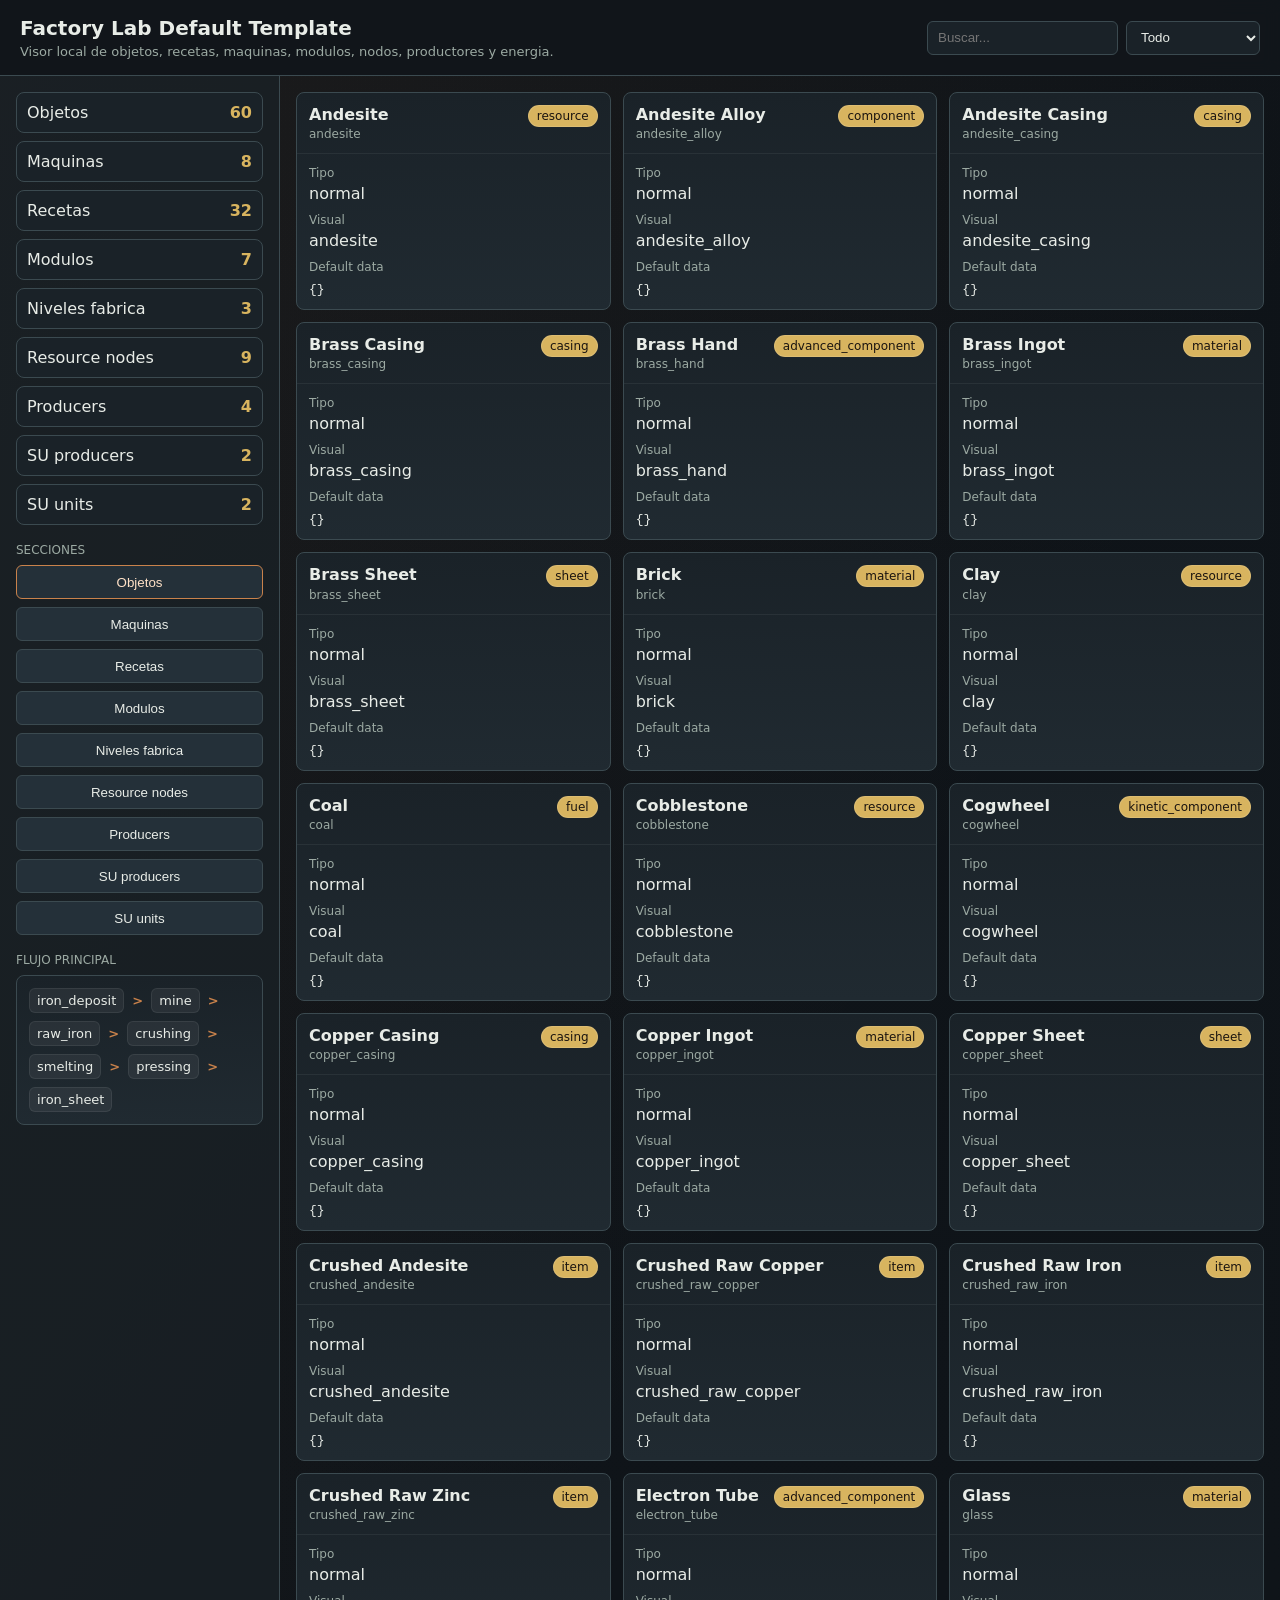
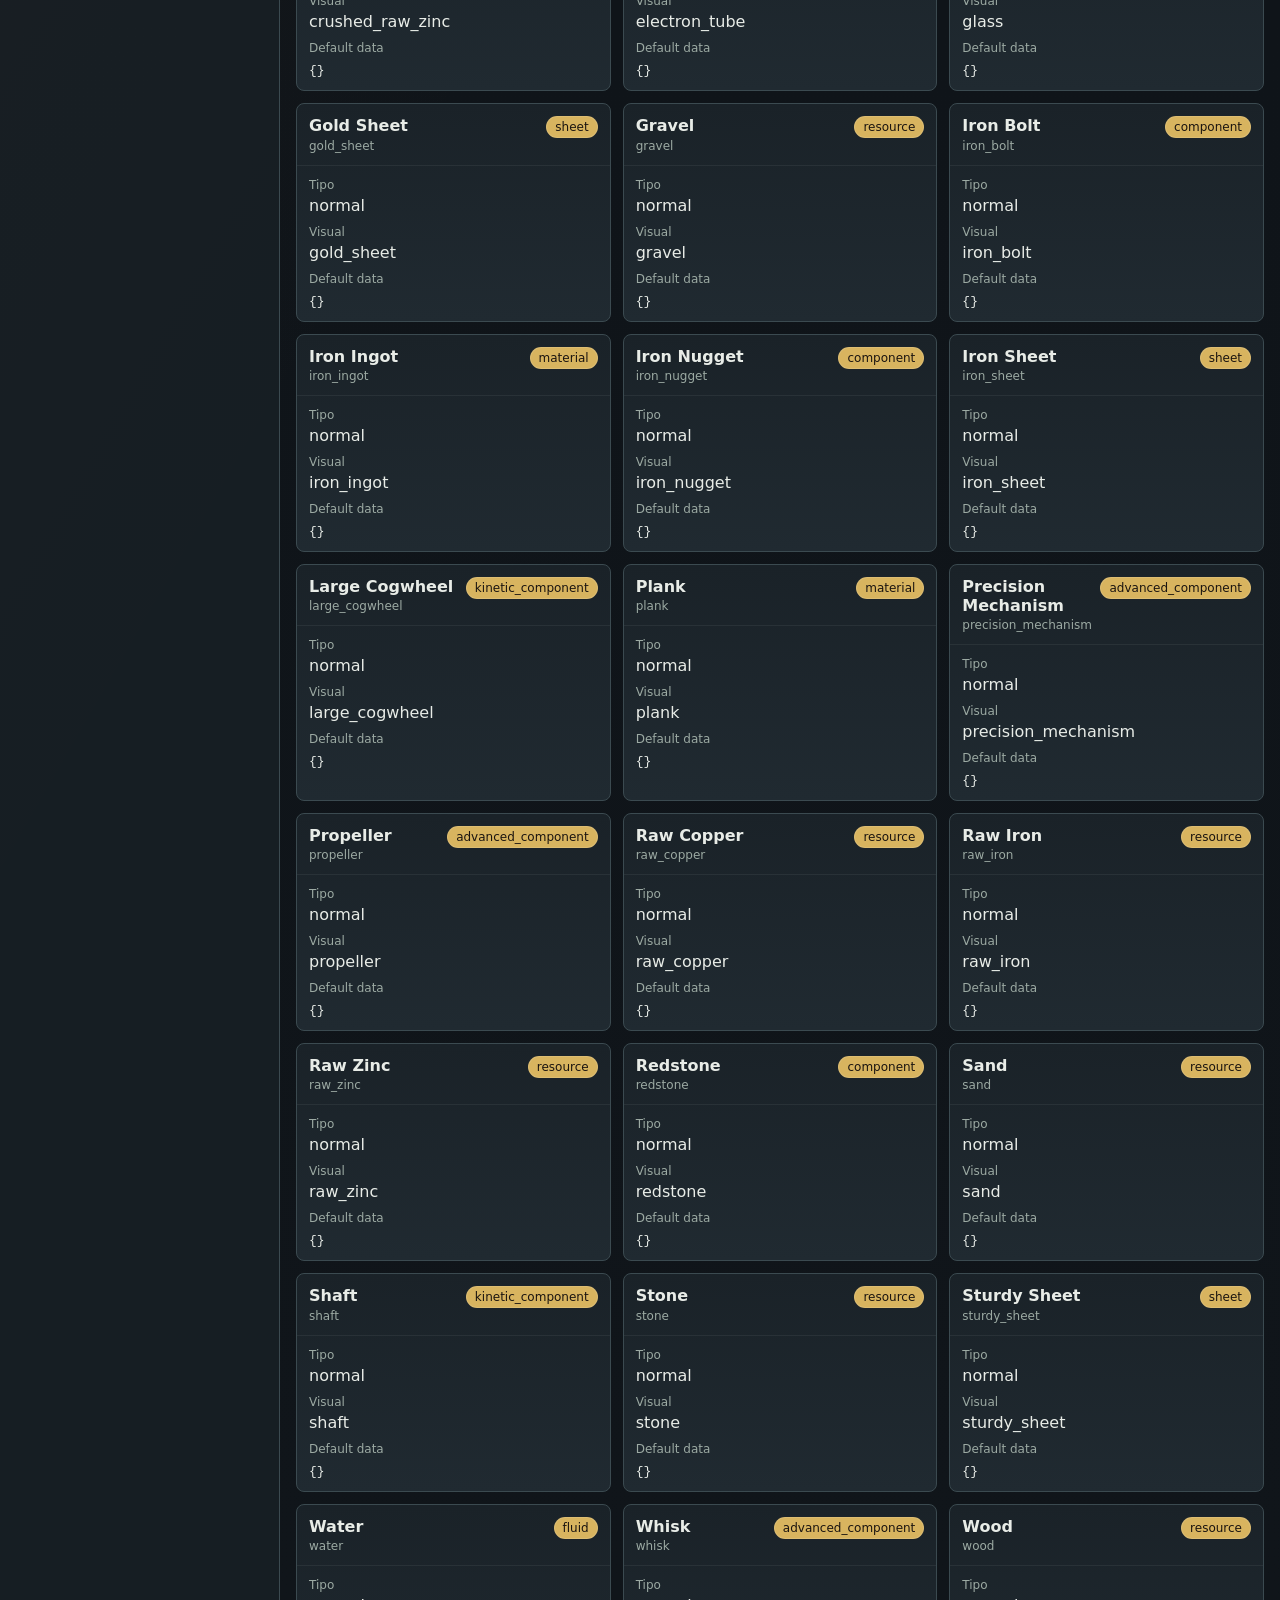
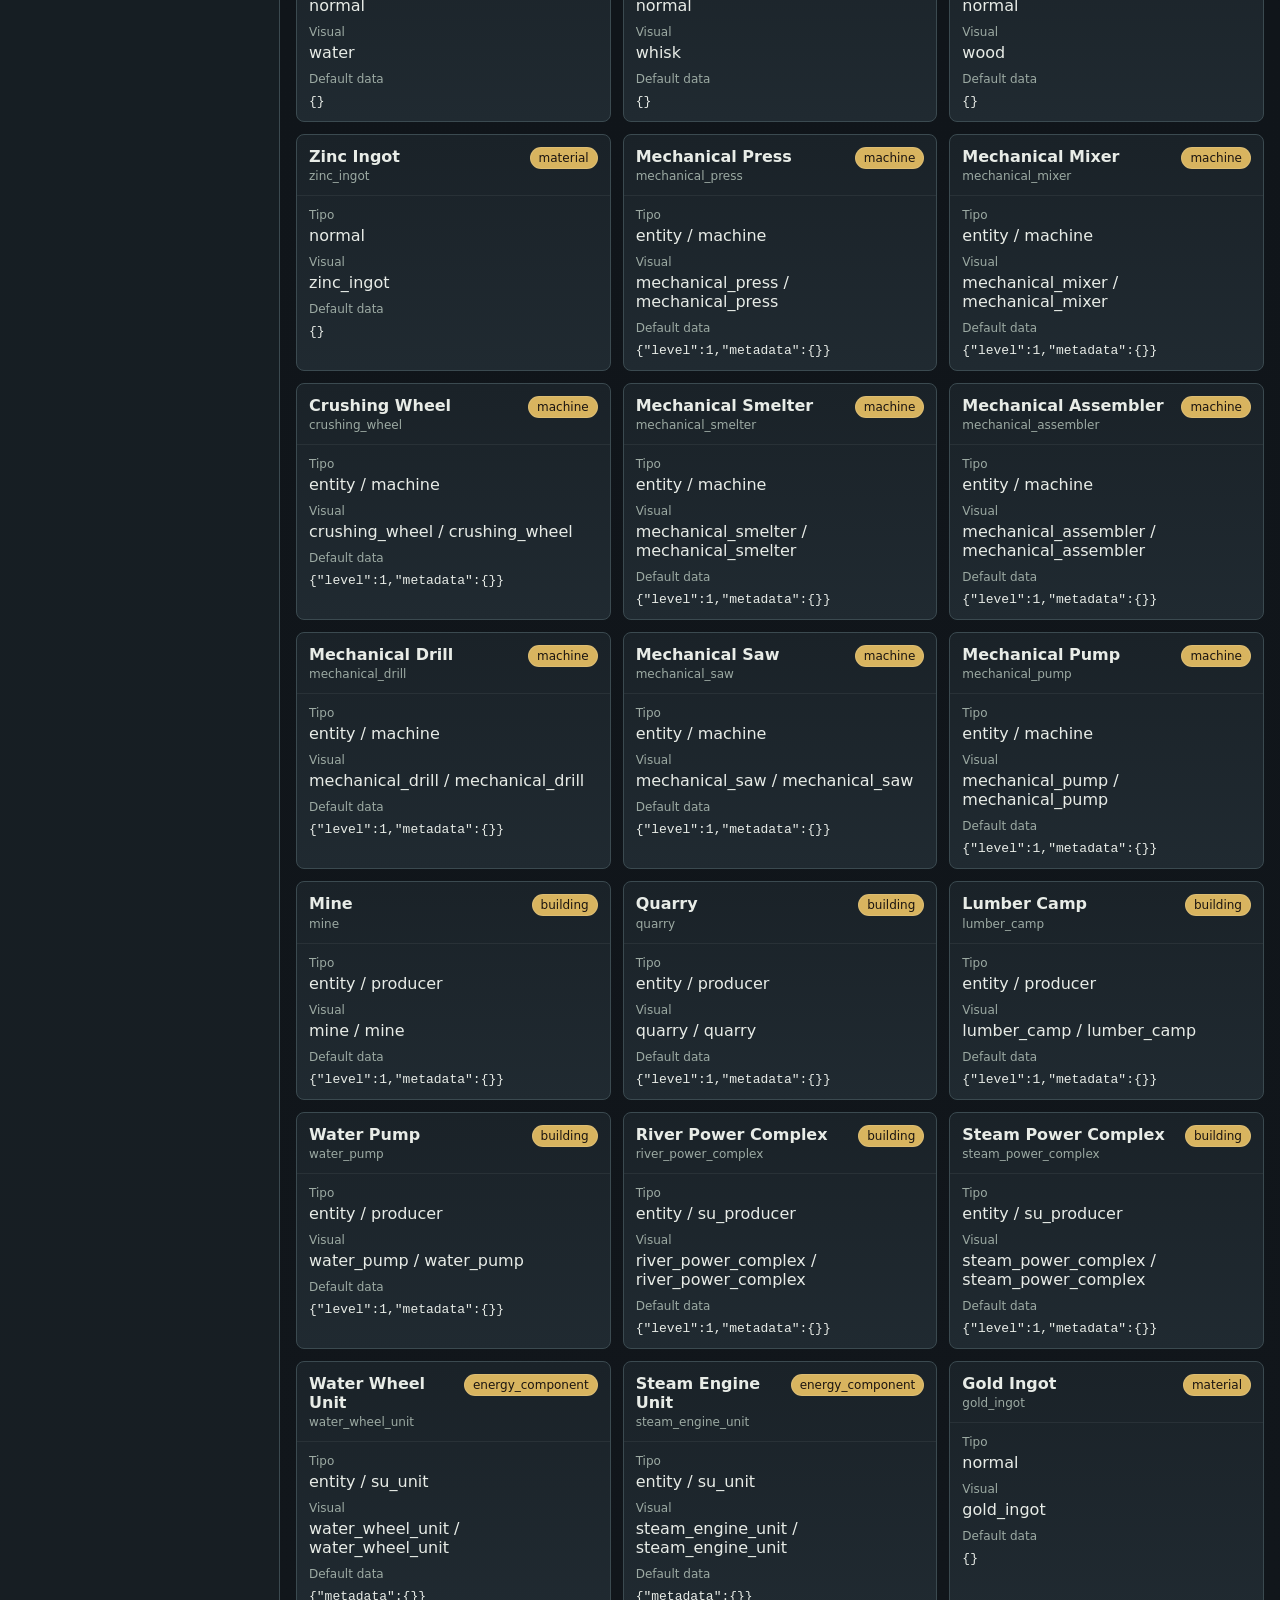
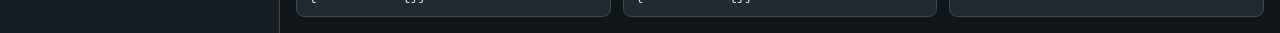
<file: backend/templates/default/viewer.html>
<!doctype html>
<html lang="es">
<head>
  <meta charset="utf-8" />
  <meta name="viewport" content="width=device-width, initial-scale=1" />
  <title>Factory Lab Default Template</title>
  <style>
    :root {
      color-scheme: dark;
      --bg: #11161b;
      --panel: #1a2228;
      --panel-2: #202a31;
      --line: #3b4a50;
      --text: #e8ece7;
      --muted: #9caaa3;
      --copper: #c9824b;
      --brass: #d8b45f;
      --andesite: #7f8b86;
      --good: #79c98d;
      --bad: #df806f;
      --radius: 8px;
    }

    * { box-sizing: border-box; }
    body {
      margin: 0;
      font-family: Inter, Segoe UI, system-ui, sans-serif;
      background:
        linear-gradient(120deg, rgba(201, 130, 75, 0.08), transparent 36%),
        linear-gradient(180deg, #0e1318, var(--bg));
      color: var(--text);
    }

    header {
      position: sticky;
      top: 0;
      z-index: 5;
      display: grid;
      grid-template-columns: 1fr auto;
      gap: 16px;
      align-items: center;
      padding: 16px 20px;
      background: rgba(17, 22, 27, 0.94);
      border-bottom: 1px solid var(--line);
      backdrop-filter: blur(8px);
    }

    h1 {
      margin: 0;
      font-size: 20px;
      letter-spacing: 0;
    }

    .sub {
      margin-top: 4px;
      color: var(--muted);
      font-size: 13px;
    }

    .toolbar {
      display: flex;
      gap: 8px;
      align-items: center;
      flex-wrap: wrap;
      justify-content: flex-end;
    }

    input, select, button {
      min-height: 34px;
      border: 1px solid var(--line);
      border-radius: 6px;
      background: var(--panel);
      color: var(--text);
      padding: 0 10px;
    }

    button {
      cursor: pointer;
      background: #243039;
    }

    button.active {
      border-color: var(--copper);
      color: #ffe1c7;
    }

    main {
      display: grid;
      grid-template-columns: 280px 1fr;
      min-height: calc(100vh - 73px);
    }

    aside {
      border-right: 1px solid var(--line);
      background: rgba(26, 34, 40, 0.72);
      padding: 16px;
      overflow: auto;
    }

    .content {
      padding: 16px;
      overflow: auto;
    }

    .stats {
      display: grid;
      gap: 8px;
      margin-bottom: 16px;
    }

    .stat {
      display: flex;
      justify-content: space-between;
      align-items: center;
      padding: 10px;
      border: 1px solid var(--line);
      border-radius: var(--radius);
      background: var(--panel);
    }

    .stat strong { color: var(--brass); }

    .tabs {
      display: grid;
      gap: 8px;
    }

    .section-title {
      margin: 18px 0 8px;
      color: var(--muted);
      font-size: 12px;
      text-transform: uppercase;
    }

    .grid {
      display: grid;
      grid-template-columns: repeat(auto-fill, minmax(250px, 1fr));
      gap: 12px;
    }

    .card {
      border: 1px solid var(--line);
      border-radius: var(--radius);
      background: linear-gradient(180deg, var(--panel), var(--panel-2));
      overflow: hidden;
    }

    .card-head {
      display: grid;
      grid-template-columns: 1fr auto;
      gap: 8px;
      padding: 12px;
      border-bottom: 1px solid rgba(255,255,255,0.06);
    }

    .name {
      font-weight: 700;
      line-height: 1.2;
    }

    .id {
      color: var(--muted);
      font-size: 12px;
      margin-top: 3px;
      word-break: break-word;
    }

    .badge {
      align-self: start;
      border: 1px solid rgba(255,255,255,0.12);
      border-radius: 999px;
      padding: 3px 8px;
      color: #1a1410;
      background: var(--brass);
      font-size: 12px;
      white-space: nowrap;
    }

    .badge.machine { background: #9aa9b0; }
    .badge.recipe { background: #d48a55; }
    .badge.energy { background: #79b8c9; }
    .badge.producer { background: #9ac17c; }
    .badge.node { background: #b79b70; }

    .card-body {
      padding: 12px;
      display: grid;
      gap: 10px;
    }

    .kv {
      display: grid;
      gap: 4px;
    }

    .label {
      color: var(--muted);
      font-size: 12px;
    }

    .chips {
      display: flex;
      flex-wrap: wrap;
      gap: 5px;
    }

    .chip {
      border: 1px solid rgba(255,255,255,0.08);
      border-radius: 999px;
      background: rgba(255,255,255,0.05);
      padding: 3px 7px;
      font-size: 12px;
      color: #d8dfda;
    }

    .flow {
      display: flex;
      gap: 8px;
      align-items: center;
      flex-wrap: wrap;
      font-size: 13px;
    }

    .flow span {
      padding: 4px 7px;
      border-radius: 6px;
      background: rgba(255,255,255,0.06);
      border: 1px solid rgba(255,255,255,0.07);
    }

    .arrow { color: var(--copper); }
    .empty { color: var(--muted); }
    .error {
      border: 1px solid rgba(223, 128, 111, 0.45);
      background: rgba(223, 128, 111, 0.12);
      color: #ffd1c9;
      padding: 12px;
      border-radius: var(--radius);
      margin-bottom: 16px;
    }

    @media (max-width: 860px) {
      header, main { display: block; }
      aside { border-right: 0; border-bottom: 1px solid var(--line); }
      .toolbar { justify-content: flex-start; margin-top: 12px; }
    }
  </style>
</head>
<body>
  <header>
    <div>
      <h1>Factory Lab Default Template</h1>
      <div class="sub">Visor local de objetos, recetas, maquinas, modulos, nodos, productores y energia.</div>
    </div>
    <div class="toolbar">
      <input id="search" type="search" placeholder="Buscar..." />
      <select id="category">
        <option value="all">Todo</option>
        <option value="normal">Items normales</option>
        <option value="entity">Entidades</option>
      </select>
    </div>
  </header>

  <main>
    <aside>
      <div class="stats" id="stats"></div>
      <div class="section-title">Secciones</div>
      <div class="tabs" id="tabs"></div>
      <div class="section-title">Flujo principal</div>
      <div class="card">
        <div class="card-body">
          <div class="flow">
            <span>iron_deposit</span><b class="arrow">></b><span>mine</span><b class="arrow">></b><span>raw_iron</span><b class="arrow">></b><span>crushing</span><b class="arrow">></b><span>smelting</span><b class="arrow">></b><span>pressing</span><b class="arrow">></b><span>iron_sheet</span>
          </div>
        </div>
      </div>
    </aside>

    <section class="content">
      <div id="error"></div>
      <div class="grid" id="cards"></div>
    </section>
  </main>

  <script>
    const files = {
      objects: "objects.json",
      machines: "machines.json",
      recipes: "recipes.json",
      modules: "modules.json",
      factory_levels: "factory_levels.json",
      resource_nodes: "resource_nodes.json",
      producers: "producers.json",
      su_producers: "su_producers.json",
      su_units: "su_units.json"
    };

    const labels = {
      objects: "Objetos",
      machines: "Maquinas",
      recipes: "Recetas",
      modules: "Modulos",
      factory_levels: "Niveles fabrica",
      resource_nodes: "Resource nodes",
      producers: "Producers",
      su_producers: "SU producers",
      su_units: "SU units"
    };

    let data = {};
    let active = "objects";

    const $ = (id) => document.getElementById(id);

    function list(section) {
      return Object.values(data[section] || {});
    }

    function chipList(items) {
      if (!items || items.length === 0) return `<span class="empty">none</span>`;
      return `<div class="chips">${items.map(item => `<span class="chip">${escapeHtml(String(item))}</span>`).join("")}</div>`;
    }

    function kv(label, value) {
      if (value === undefined || value === null || value === "" || value === false) return "";
      return `<div class="kv"><div class="label">${label}</div><div>${value}</div></div>`;
    }

    function itemMap(map) {
      const entries = Object.entries(map || {});
      if (entries.length === 0) return `<span class="empty">none</span>`;
      return chipList(entries.map(([key, value]) => `${key} x${value}`));
    }

    function badge(section, item) {
      if (section === "recipes") return `<span class="badge recipe">recipe</span>`;
      if (section === "machines") return `<span class="badge machine">machine</span>`;
      if (section === "resource_nodes") return `<span class="badge node">node</span>`;
      if (section === "producers") return `<span class="badge producer">producer</span>`;
      if (section.startsWith("su_")) return `<span class="badge energy">energy</span>`;
      return `<span class="badge">${escapeHtml(item.category || item.stack_kind || section)}</span>`;
    }

    function renderStats() {
      $("stats").innerHTML = Object.keys(files).map(section => `
        <div class="stat"><span>${labels[section]}</span><strong>${list(section).length}</strong></div>
      `).join("");
    }

    function renderTabs() {
      $("tabs").innerHTML = Object.keys(files).map(section => `
        <button class="${section === active ? "active" : ""}" data-section="${section}">${labels[section]}</button>
      `).join("");
      document.querySelectorAll("[data-section]").forEach(button => {
        button.addEventListener("click", () => {
          active = button.dataset.section;
          render();
        });
      });
    }

    function renderCard(section, item) {
      const body = [];

      if (section === "objects") {
        body.push(kv("Tipo", `${item.stack_kind}${item.entity_type ? " / " + item.entity_type : ""}`));
        body.push(kv("Visual", `${item.visual_key || "-"} ${item.model_key ? "/ " + item.model_key : ""}`));
        body.push(kv("Default data", `<code>${escapeHtml(JSON.stringify(item.default_entity_data || {}))}</code>`));
      }

      if (section === "machines") {
        body.push(kv("SU", item.su_cost));
        body.push(kv("Build cost", itemMap(item.build_cost)));
        body.push(kv("Allowed recipes", chipList(item.allowed_recipes)));
      }

      if (section === "recipes") {
        body.push(kv("Maquinas", chipList(item.required_machines)));
        body.push(kv("Duracion", `${item.duration}s`));
        body.push(`<div class="flow"><span>${itemMap(item.input_items)}</span><b class="arrow">></b><span>${itemMap(item.output_items)}</span></div>`);
      }

      if (section === "modules") {
        body.push(kv("Maquinas permitidas", chipList(item.allowed_machine_types)));
        body.push(kv("Recetas", chipList(item.allowed_recipes)));
      }

      if (section === "factory_levels") {
        body.push(kv("Module slots", item.module_slots));
        body.push(kv("Machine slots/modulo", item.machine_slots_per_module));
        body.push(kv("Upgrade cost", itemMap(item.upgrade_cost)));
      }

      if (section === "resource_nodes") {
        body.push(kv("Produce", item.resource_type));
        body.push(kv("Richness / hardness", `${item.default_richness} / ${item.default_hardness}`));
        body.push(kv("Traits", chipList(item.traits)));
      }

      if (section === "producers") {
        body.push(kv("Nodos", chipList(item.allowed_node_types)));
        body.push(kv("Maquinas", chipList(item.allowed_machine_types)));
        body.push(kv("Duracion / output", `${item.base_duration}s / ${item.base_output_amount}`));
      }

      if (section === "su_producers") {
        body.push(kv("Unidades", chipList(item.allowed_unit_types)));
        body.push(kv("Niveles", chipList(Object.values(item.levels || {}).map(level => `L${level.level}: ${level.unit_slots} slots`))));
      }

      if (section === "su_units") {
        body.push(kv("SU output", item.su_output));
        body.push(kv("Inputs", itemMap(item.input_items)));
        body.push(kv("Build cost", itemMap(item.build_cost)));
      }

      return `
        <article class="card">
          <div class="card-head">
            <div>
              <div class="name">${escapeHtml(item.name || item.id)}</div>
              <div class="id">${escapeHtml(item.id)}</div>
            </div>
            ${badge(section, item)}
          </div>
          <div class="card-body">${body.filter(Boolean).join("")}</div>
        </article>
      `;
    }

    function render() {
      renderStats();
      renderTabs();
      const query = $("search").value.trim().toLowerCase();
      const category = $("category").value;
      const items = list(active).filter(item => {
        const haystack = JSON.stringify(item).toLowerCase();
        if (query && !haystack.includes(query)) return false;
        if (active === "objects" && category !== "all" && item.stack_kind !== category) return false;
        return true;
      });

      $("cards").innerHTML = items.map(item => renderCard(active, item)).join("") || `<div class="empty">Sin resultados.</div>`;
    }

    function escapeHtml(value) {
      return value.replace(/[&<>"']/g, char => ({
        "&": "&amp;",
        "<": "&lt;",
        ">": "&gt;",
        '"': "&quot;",
        "'": "&#039;"
      }[char]));
    }

    async function loadAll() {
      try {
        const entries = await Promise.all(Object.entries(files).map(async ([key, file]) => {
          const response = await fetch(file);
          if (!response.ok) throw new Error(`${file}: ${response.status}`);
          return [key, await response.json()];
        }));
        data = Object.fromEntries(entries);
        render();
      } catch (error) {
        $("error").innerHTML = `<div class="error">No pude cargar los JSON. Sirve esta carpeta con <code>python -m http.server</code> y abre <code>http://127.0.0.1:8000/viewer.html</code>.<br>${escapeHtml(error.message)}</div>`;
      }
    }

    $("search").addEventListener("input", render);
    $("category").addEventListener("change", render);
    loadAll();
  </script>
</body>
</html>
</file>
